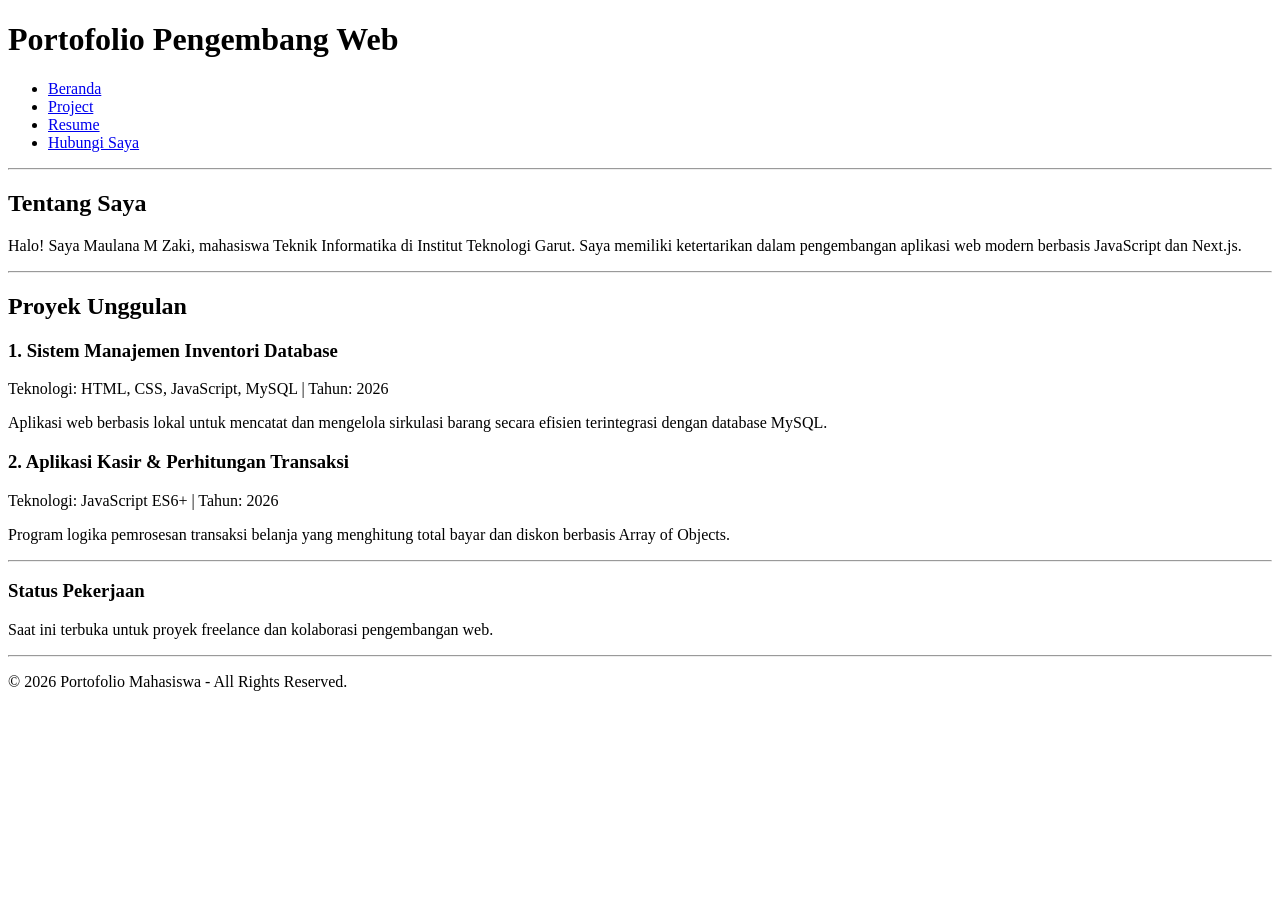
<file: index.html>
<!DOCTYPE html>
<html lang="id">
<head>
    <meta charset="UTF-8">
    <meta name="viewport" content="width=device-width, initial-scale=1.0">
    <title>Modul 2 - Web Portofolio Mahasiswa</title>
</head>

<body>
    <header>
        <h1>Portofolio Pengembang Web</h1>

        <nav>
            <ul>
                <li><a href="index.html">Beranda</a></li>
                <li><a href="project.html">Project</a></li>
                <li><a href="resume.html">Resume</a></li>
                <li><a href="kontak.html">Hubungi Saya</a></li>
            </ul>
        </nav>
        
    </header>

    <hr>

    <main>
        <section id="tentang">
            <h2>Tentang Saya</h2>
            <p>
                Halo! Saya Maulana M Zaki, mahasiswa Teknik Informatika di
                Institut Teknologi Garut. Saya memiliki ketertarikan dalam
                pengembangan aplikasi web modern berbasis JavaScript dan Next.js.
            </p>
        </section>

        <hr>

        <section id="proyek">
            <h2>Proyek Unggulan</h2>

            <article>
                <header>
                    <h3>1. Sistem Manajemen Inventori Database</h3>
                    <p>
                        Teknologi: HTML, CSS, JavaScript, MySQL |
                        Tahun: <time datetime="2026">2026</time>
                    </p>
                </header>

                <p>
                    Aplikasi web berbasis lokal untuk mencatat dan
                    mengelola sirkulasi barang secara efisien terintegrasi
                    dengan database MySQL.
                </p>
            </article>

            <article>
                <header>
                    <h3>2. Aplikasi Kasir & Perhitungan Transaksi</h3>
                    <p>
                        Teknologi: JavaScript ES6+ |
                        Tahun: <time datetime="2026">2026</time>
                    </p>
                </header>

                <p>
                    Program logika pemrosesan transaksi belanja yang
                    menghitung total bayar dan diskon berbasis Array of Objects.
                </p>
            </article>
        </section>

        <hr>
    </main>

    <aside>
        <h3>Status Pekerjaan</h3>
        <p>
            Saat ini terbuka untuk proyek freelance dan kolaborasi
            pengembangan web.
        </p>
    </aside>

    <hr>

    <footer>
        <p>&copy; 2026 Portofolio Mahasiswa - All Rights Reserved.</p>
    </footer>
</body>
</html>
</file>
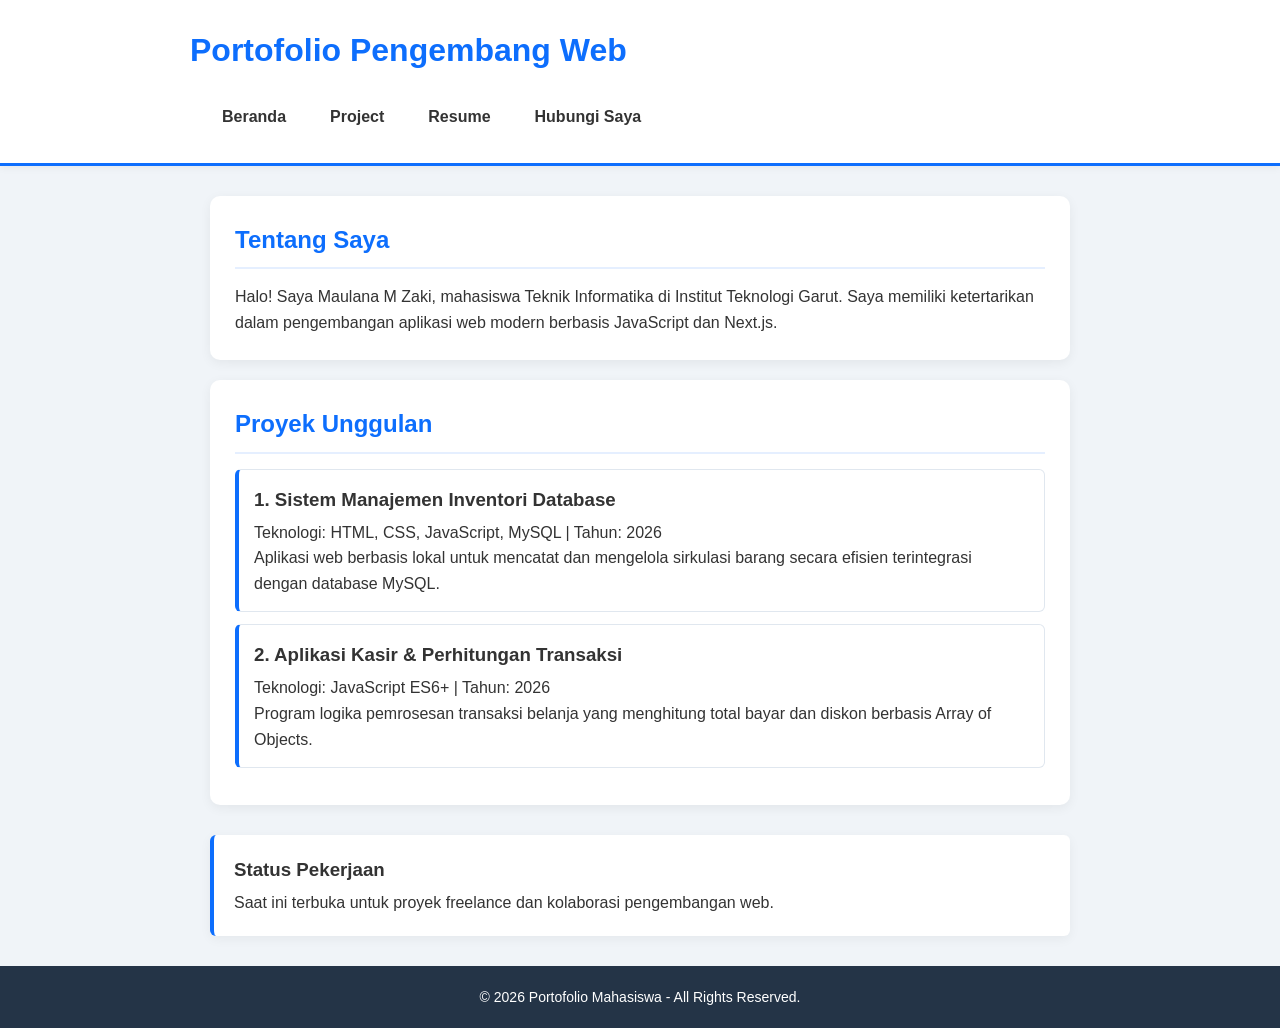
<file: Pertemuan 3/index.html>
<!DOCTYPE html>
<html lang="id">
<head>
    <meta charset="UTF-8">
    <meta name="viewport" content="width=device-width, initial-scale=1.0">
    <title>Modul 2 - Web Portofolio Mahasiswa</title>
    <link rel="stylesheet" href="style.css">
</head>

<body>
    <header>
        <h1>Portofolio Pengembang Web</h1>

        <nav>
            <ul>
                <li><a href="index.html">Beranda</a></li>
                <li><a href="project.html">Project</a></li>
                <li><a href="resume.html">Resume</a></li>
                <li><a href="kontak.html">Hubungi Saya</a></li>
            </ul>
        </nav>
        
    </header>

    <hr>

    <main>
        <section id="tentang">
            <h2>Tentang Saya</h2>
            <p>
                Halo! Saya Maulana M Zaki, mahasiswa Teknik Informatika di
                Institut Teknologi Garut. Saya memiliki ketertarikan dalam
                pengembangan aplikasi web modern berbasis JavaScript dan Next.js.
            </p>
        </section>

        <hr>

        <section id="proyek">
            <h2>Proyek Unggulan</h2>

            <article>
                <header>
                    <h3>1. Sistem Manajemen Inventori Database</h3>
                    <p>
                        Teknologi: HTML, CSS, JavaScript, MySQL |
                        Tahun: <time datetime="2026">2026</time>
                    </p>
                </header>

                <p>
                    Aplikasi web berbasis lokal untuk mencatat dan
                    mengelola sirkulasi barang secara efisien terintegrasi
                    dengan database MySQL.
                </p>
            </article>

            <article>
                <header>
                    <h3>2. Aplikasi Kasir & Perhitungan Transaksi</h3>
                    <p>
                        Teknologi: JavaScript ES6+ |
                        Tahun: <time datetime="2026">2026</time>
                    </p>
                </header>

                <p>
                    Program logika pemrosesan transaksi belanja yang
                    menghitung total bayar dan diskon berbasis Array of Objects.
                </p>
            </article>
        </section>

        <hr>
    </main>

    <aside>
        <h3>Status Pekerjaan</h3>
        <p>
            Saat ini terbuka untuk proyek freelance dan kolaborasi
            pengembangan web.
        </p>
    </aside>

    <hr>

    <footer>
        <p>&copy; 2026 Portofolio Mahasiswa - All Rights Reserved.</p>
    </footer>
</body>
</html>
</file>
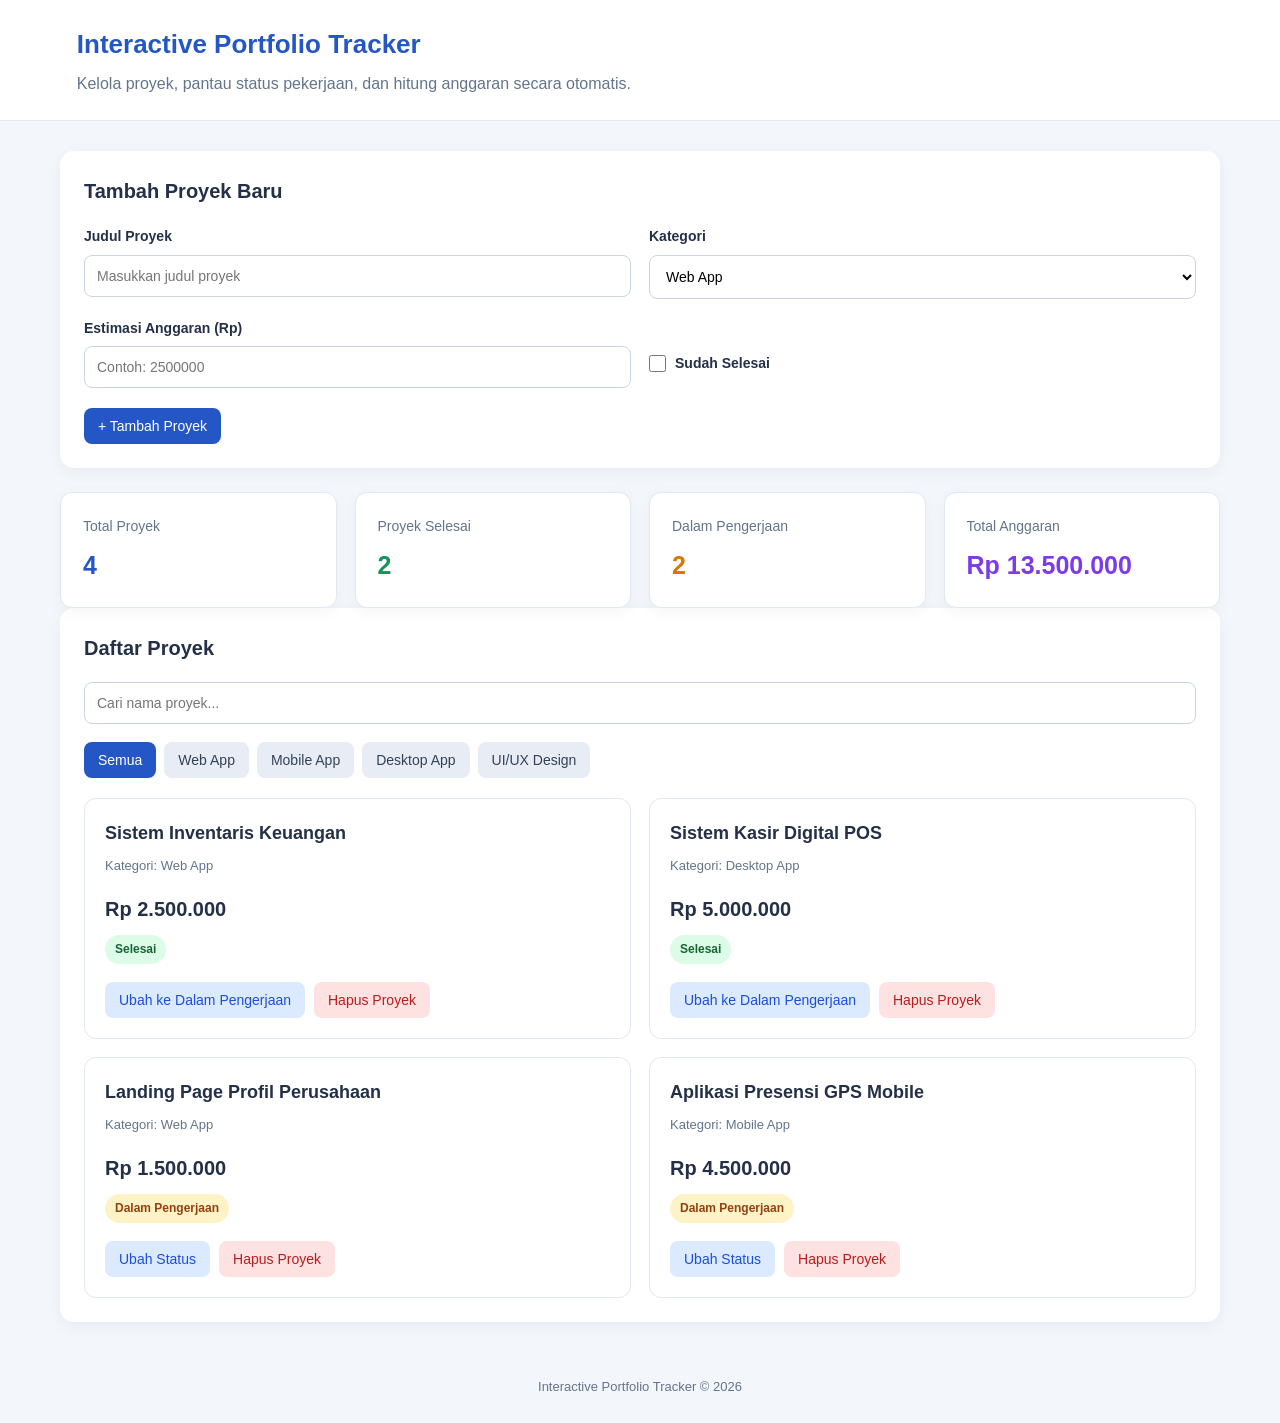
<file: pertemuan_4/index.html>
<!DOCTYPE html>
<html lang="id">
<head>
    <meta charset="UTF-8">
    <meta name="viewport" content="width=device-width, initial-scale=1.0">
    <title>Interactive Portfolio Tracker</title>

    <style>
        * {
            margin: 0;
            padding: 0;
            box-sizing: border-box;
        }

        body {
            font-family: Arial, sans-serif;
            background: #f3f6fb;
            color: #243047;
            line-height: 1.6;
        }

        header {
            background: #ffffff;
            padding: 24px 6%;
            border-bottom: 1px solid #e2e8f0;
        }

        header h1 {
            color: #2457c5;
            font-size: 26px;
        }

        header p {
            color: #64748b;
            margin-top: 5px;
        }

        main {
            max-width: 1200px;
            margin: 30px auto;
            padding: 0 20px;
        }

        .section {
            background: #ffffff;
            padding: 24px;
            border-radius: 14px;
            margin-bottom: 24px;
            box-shadow: 0 4px 16px rgba(15, 23, 42, 0.05);
        }

        .section h2 {
            font-size: 20px;
            margin-bottom: 18px;
        }

        .form-grid {
            display: grid;
            grid-template-columns: repeat(2, minmax(0, 1fr));
            gap: 18px;
        }

        .form-group {
            display: flex;
            flex-direction: column;
            gap: 7px;
        }

        label {
            font-weight: 600;
            font-size: 14px;
        }

        input:not([type="checkbox"]),
        select {
            width: 100%;
            padding: 12px;
            border: 1px solid #cbd5e1;
            border-radius: 8px;
            font-size: 14px;
            background: #fff;
        }

        input:focus,
        select:focus {
            outline: 2px solid #bfdbfe;
            border-color: #2563eb;
        }

        .checkbox-group {
            display: flex;
            align-items: center;
            gap: 9px;
            margin-top: 22px;
        }

        .checkbox-group input {
            width: 17px;
            height: 17px;
        }

        button {
            border: none;
            border-radius: 8px;
            padding: 10px 14px;
            font-size: 14px;
            cursor: pointer;
            transition: 0.2s;
        }

        button:hover {
            opacity: 0.85;
        }

        .btn-primary {
            background: #2457c5;
            color: white;
            margin-top: 20px;
        }

        .stats-grid {
            display: grid;
            grid-template-columns: repeat(4, minmax(0, 1fr));
            gap: 18px;
        }

        .stat-card {
            background: #ffffff;
            padding: 22px;
            border-radius: 12px;
            border: 1px solid #e2e8f0;
            box-shadow: 0 4px 16px rgba(15, 23, 42, 0.04);
        }

        .stat-card p {
            color: #64748b;
            font-size: 14px;
        }

        .stat-card h3 {
            font-size: 25px;
            margin-top: 8px;
            overflow-wrap: anywhere;
        }

        .stat-card.blue h3 { color: #2457c5; }
        .stat-card.green h3 { color: #15945a; }
        .stat-card.orange h3 { color: #d97706; }
        .stat-card.purple h3 { color: #7c3aed; }

        .toolbar {
            display: flex;
            gap: 12px;
            margin-bottom: 18px;
            flex-wrap: wrap;
        }

        .search-box {
            flex: 1;
            min-width: 220px;
        }

        .filter-buttons {
            display: flex;
            flex-wrap: wrap;
            gap: 8px;
            margin-bottom: 20px;
        }

        .filter-btn {
            background: #e8edf5;
            color: #334155;
        }

        .filter-btn.active {
            background: #2457c5;
            color: #ffffff;
        }

        .project-list {
            display: grid;
            grid-template-columns: repeat(2, minmax(0, 1fr));
            gap: 18px;
        }

        .project-card {
            border: 1px solid #e2e8f0;
            border-radius: 12px;
            padding: 20px;
            background: #ffffff;
        }

        .project-card h3 {
            font-size: 18px;
            overflow-wrap: anywhere;
            margin-bottom: 8px;
        }

        .project-category {
            color: #64748b;
            font-size: 13px;
        }

        .project-budget {
            font-size: 20px;
            font-weight: bold;
            margin: 16px 0 10px;
        }

        .status {
            display: inline-block;
            padding: 5px 10px;
            border-radius: 20px;
            font-size: 12px;
            font-weight: bold;
        }

        .status.done {
            color: #166534;
            background: #dcfce7;
        }

        .status.pending {
            color: #92400e;
            background: #fef3c7;
        }

        .card-actions {
            display: flex;
            gap: 9px;
            margin-top: 18px;
            flex-wrap: wrap;
        }

        .btn-status {
            background: #dbeafe;
            color: #1d4ed8;
        }

        .btn-delete {
            background: #fee2e2;
            color: #b91c1c;
        }

        .empty-state {
            grid-column: 1 / -1;
            text-align: center;
            color: #64748b;
            padding: 35px 10px;
            border: 1px dashed #cbd5e1;
            border-radius: 10px;
        }

        footer {
            text-align: center;
            padding: 25px;
            color: #64748b;
            font-size: 13px;
        }

        @media (max-width: 850px) {
            .stats-grid {
                grid-template-columns: repeat(2, minmax(0, 1fr));
            }

            .project-list {
                grid-template-columns: 1fr;
            }
        }

        @media (max-width: 550px) {
            header {
                padding: 20px;
            }

            header h1 {
                font-size: 22px;
            }

            main {
                padding: 0 12px;
                margin: 18px auto;
            }

            .section {
                padding: 17px;
            }

            .form-grid {
                grid-template-columns: 1fr;
            }

            .stats-grid {
                gap: 10px;
            }

            .stat-card {
                padding: 15px;
            }

            .stat-card h3 {
                font-size: 20px;
            }
        }
    </style>
</head>
<body>

    <header>
        <h1>Interactive Portfolio Tracker</h1>
        <p>Kelola proyek, pantau status pekerjaan, dan hitung anggaran secara otomatis.</p>
    </header>

    <main>
        <section class="section">
            <h2>Tambah Proyek Baru</h2>

            <form id="project-form">
                <div class="form-grid">
                    <div class="form-group">
                        <label for="project-title">Judul Proyek</label>
                        <input
                            type="text"
                            id="project-title"
                            placeholder="Masukkan judul proyek"
                            required
                        >
                    </div>

                    <div class="form-group">
                        <label for="project-category">Kategori</label>
                        <select id="project-category" required>
                            <option value="Web App">Web App</option>
                            <option value="Mobile App">Mobile App</option>
                            <option value="Desktop App">Desktop App</option>
                            <option value="UI/UX Design">UI/UX Design</option>
                        </select>
                    </div>

                    <div class="form-group">
                        <label for="project-budget">Estimasi Anggaran (Rp)</label>
                        <input
                            type="number"
                            id="project-budget"
                            placeholder="Contoh: 2500000"
                            min="1"
                            step="any"
                            required
                        >
                    </div>

                    <div class="checkbox-group">
                        <input type="checkbox" id="project-completed">
                        <label for="project-completed">Sudah Selesai</label>
                    </div>
                </div>

                <button type="submit" class="btn-primary">
                    + Tambah Proyek
                </button>
            </form>
        </section>

        <section class="stats-grid" aria-label="Ringkasan finansial">
            <div class="stat-card blue">
                <p>Total Proyek</p>
                <h3 id="total-projects">0</h3>
            </div>

            <div class="stat-card green">
                <p>Proyek Selesai</p>
                <h3 id="completed-projects">0</h3>
            </div>

            <div class="stat-card orange">
                <p>Dalam Pengerjaan</p>
                <h3 id="ongoing-projects">0</h3>
            </div>

            <div class="stat-card purple">
                <p>Total Anggaran</p>
                <h3 id="total-budget">Rp0</h3>
            </div>
        </section>

        <section class="section">
            <h2>Daftar Proyek</h2>

            <div class="toolbar">
                <input
                    type="search"
                    id="search-input"
                    class="search-box"
                    placeholder="Cari nama proyek..."
                    aria-label="Cari nama proyek"
                >
            </div>

            <div class="filter-buttons">
                <button type="button" class="filter-btn active" data-category="Semua">Semua</button>
                <button type="button" class="filter-btn" data-category="Web App">Web App</button>
                <button type="button" class="filter-btn" data-category="Mobile App">Mobile App</button>
                <button type="button" class="filter-btn" data-category="Desktop App">Desktop App</button>
                <button type="button" class="filter-btn" data-category="UI/UX Design">UI/UX Design</button>
            </div>

            <div id="project-list" class="project-list"></div>
        </section>
    </main>

    <footer>
        Interactive Portfolio Tracker &copy; 2026
    </footer>

    <script src="main.js"></script>
</body>
</html>
</file>
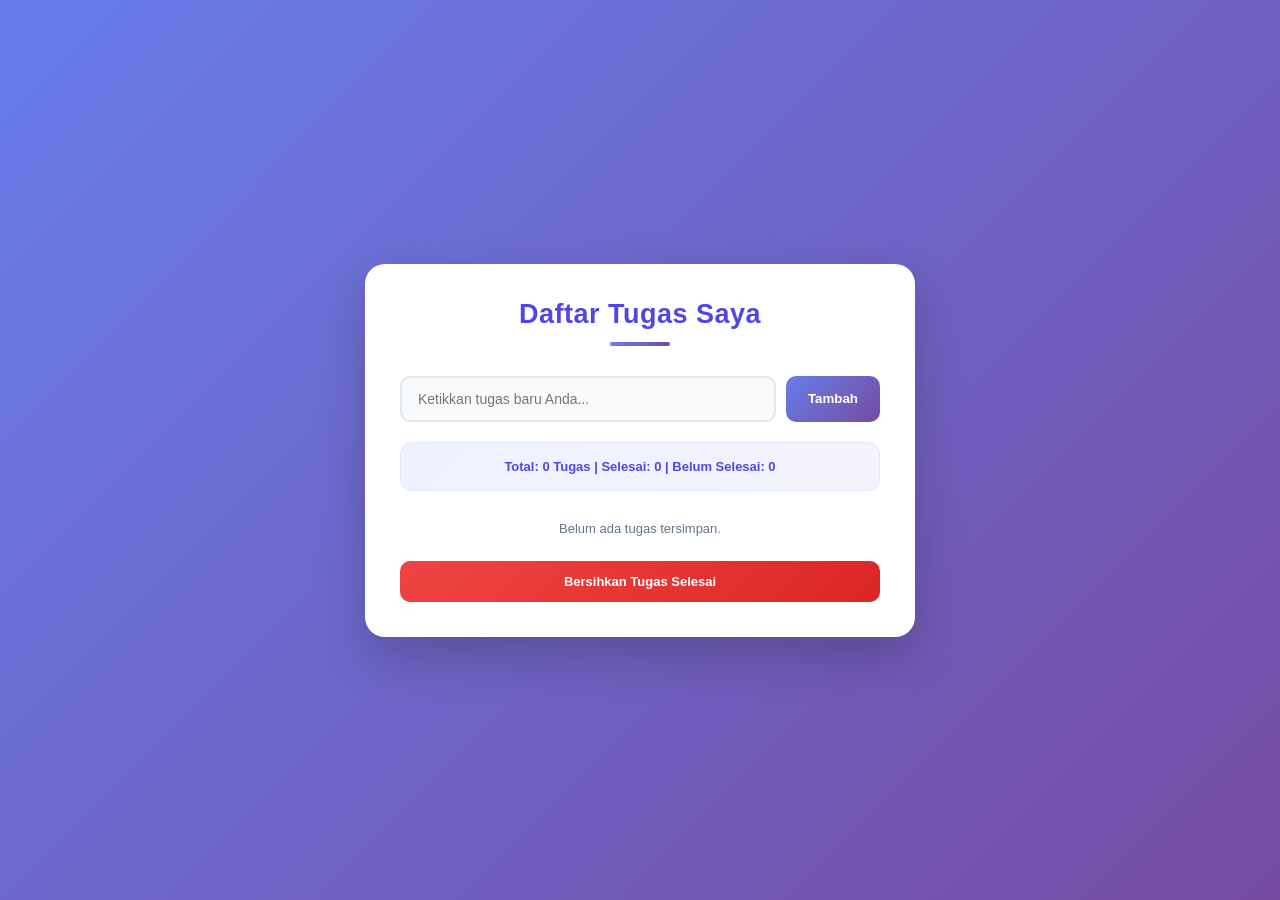
<file: Pertemuan_5/index.html>
<!DOCTYPE html>
<html lang="id">
<head>
    <meta charset="UTF-8">
    <meta name="viewport" content="width=device-width, initial-scale=1.0">
    <title>Aplikasi To-Do List - Modul 5</title>
    <link rel="stylesheet" href="style.css">
</head>
<body>
    <div class="todo-app">
        <h2>Daftar Tugas Saya</h2>

        <form id="todoForm" novalidate>
            <div class="input-section">
                <input type="text" id="taskInput" placeholder="Ketikkan tugas baru Anda...">
                <button type="submit" class="add-btn">Tambah</button>
            </div>

            <div class="error-message" id="inputError">
                Tugas tidak boleh kosong atau kurang dari 3 karakter!
            </div>
        </form>

        <div class="task-counter" id="taskCounter">
            Total: 0 Tugas | Selesai: 0 | Belum Selesai: 0
        </div>

        <ul class="todo-list" id="todoList"></ul>

        <button type="button" class="clear-btn" id="clearCompleted">
            Bersihkan Tugas Selesai
        </button>
    </div>

    <script src="script.js"></script>
</body>
</html>
</file>
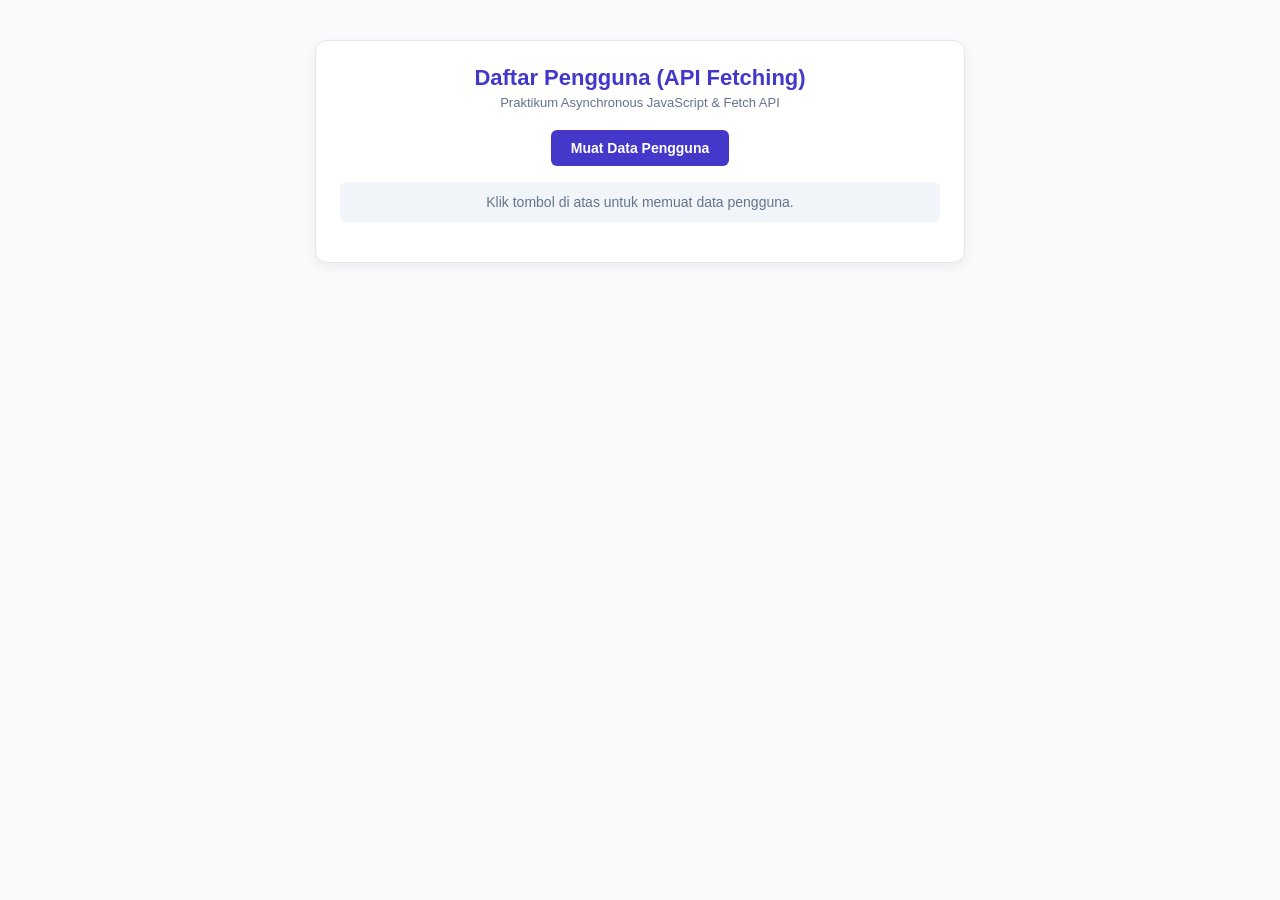
<file: Pertemuan_6/index.html>
<!DOCTYPE html>
<html lang="id">
<head>
    <meta charset="UTF-8">
    <meta name="viewport" content="width=device-width, initial-scale=1.0">
    <title>Modul 6 - User Directory App</title>
    <link rel="stylesheet" href="style.css">
</head>
<body>
    <div class="container">
        <h2>Daftar Pengguna (API Fetching)</h2>
        <p class="subtitle">Praktikum Asynchronous JavaScript & Fetch API</p>

        <!-- Tombol Aksi -->
        <div class="actions-bar">
            <button id="btnFetch" class="btn-primary">
                Muat Data Pengguna
            </button>
        </div>

        <!-- Indikator Status -->
        <div id="statusMessage" class="status-msg">
            Klik tombol di atas untuk memuat data pengguna.
        </div>

        <!-- Kontainer Kartu Pengguna -->
        <div id="userList" class="user-grid"></div>
    </div>

    <script src="script.js"></script>
</body>
</html>
</file>
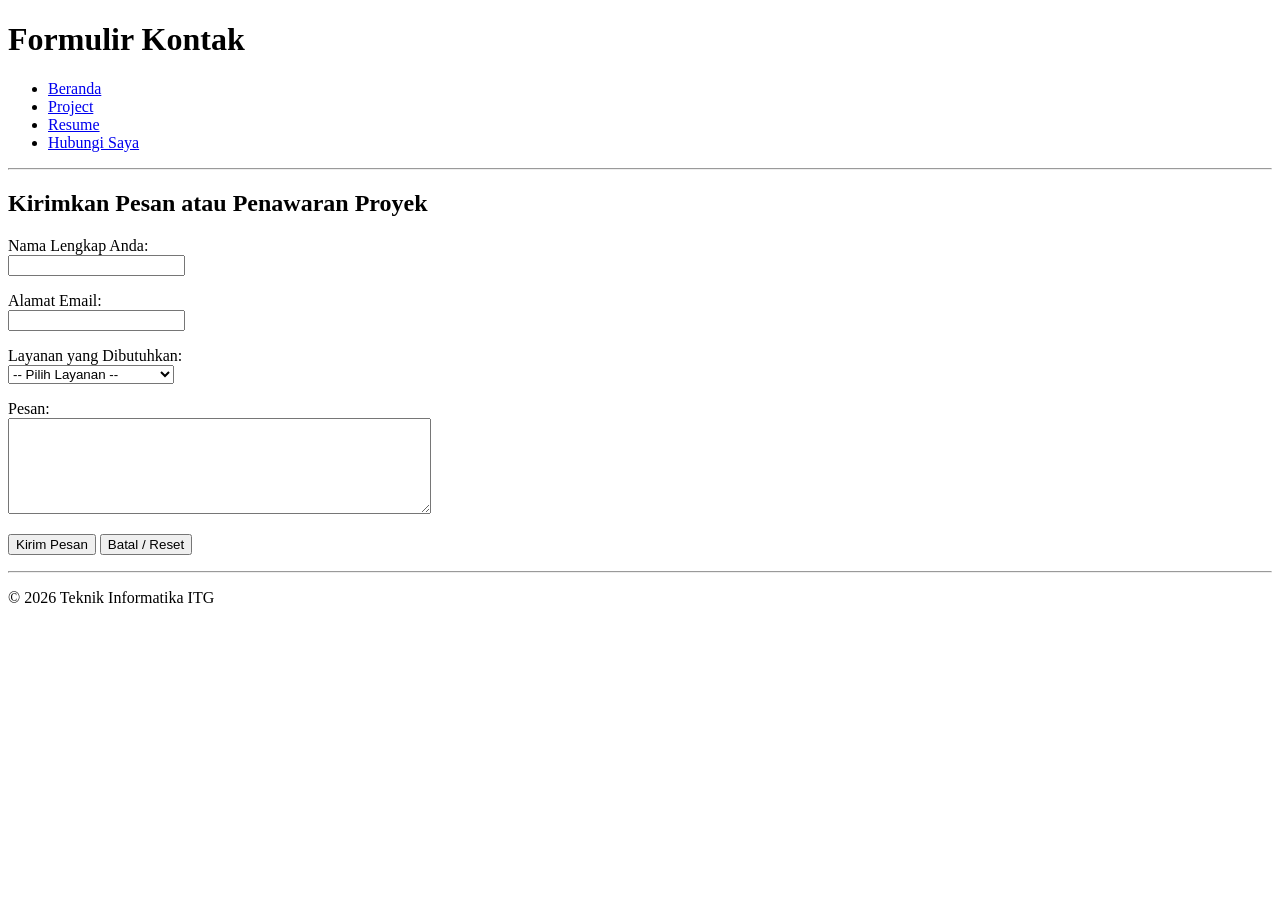
<file: kontak.html>
<!DOCTYPE html>
<html lang="id">
<head>
    <meta charset="UTF-8">
    <meta name="viewport" content="width=device-width, initial-scale=1.0">
    <title>Modul 2 - Form Kontak</title>
</head>

<body>
    <header>
        <h1>Formulir Kontak</h1>
        <nav>
            <ul>
                <li><a href="index.html">Beranda</a></li>
                <li><a href="project.html">Project</a></li>
                <li><a href="resume.html">Resume</a></li>
                <li><a href="kontak.html">Hubungi Saya</a></li>
            </ul>
        </nav>
    </header>

    <hr>

    <main>
        <section>
            <h2>Kirimkan Pesan atau Penawaran Proyek</h2>

            <form>
                <p>
                    <label for="nama_pengirim">
                        Nama Lengkap Anda:
                    </label><br>

                    <input
                        type="text"
                        id="nama_pengirim"
                        name="nama_pengirim"
                    >
                </p>

                <p>
                    <label for="email_pengirim">
                        Alamat Email:
                    </label><br>

                    <input
                        type="email"
                        id="email_pengirim"
                        name="email_pengirim"
                    >
                </p>

                <p>
                    <label for="jenis_layanan">
                        Layanan yang Dibutuhkan:
                    </label><br>

                    <select id="jenis_layanan" name="jenis_layanan">
                        <option value="">-- Pilih Layanan --</option>
                        <option value="web">Pembuatan Web</option>
                        <option value="app">Pengembangan Aplikasi</option>
                        <option value="other">Lain-lain</option>
                    </select>
                </p>

                <p>
                    <label for="pesan">Pesan:</label><br>

                    <textarea
                        id="pesan"
                        name="pesan"
                        rows="6"
                        cols="50"
                    ></textarea>
                </p>

                <p>
                    <button type="submit">Kirim Pesan</button>
                    <button type="reset">Batal / Reset</button>
                </p>
            </form>
        </section>
    </main>

    <hr>

    <footer>
        <p>&copy; 2026 Teknik Informatika ITG</p>
    </footer>
</body>
</html>
</file>
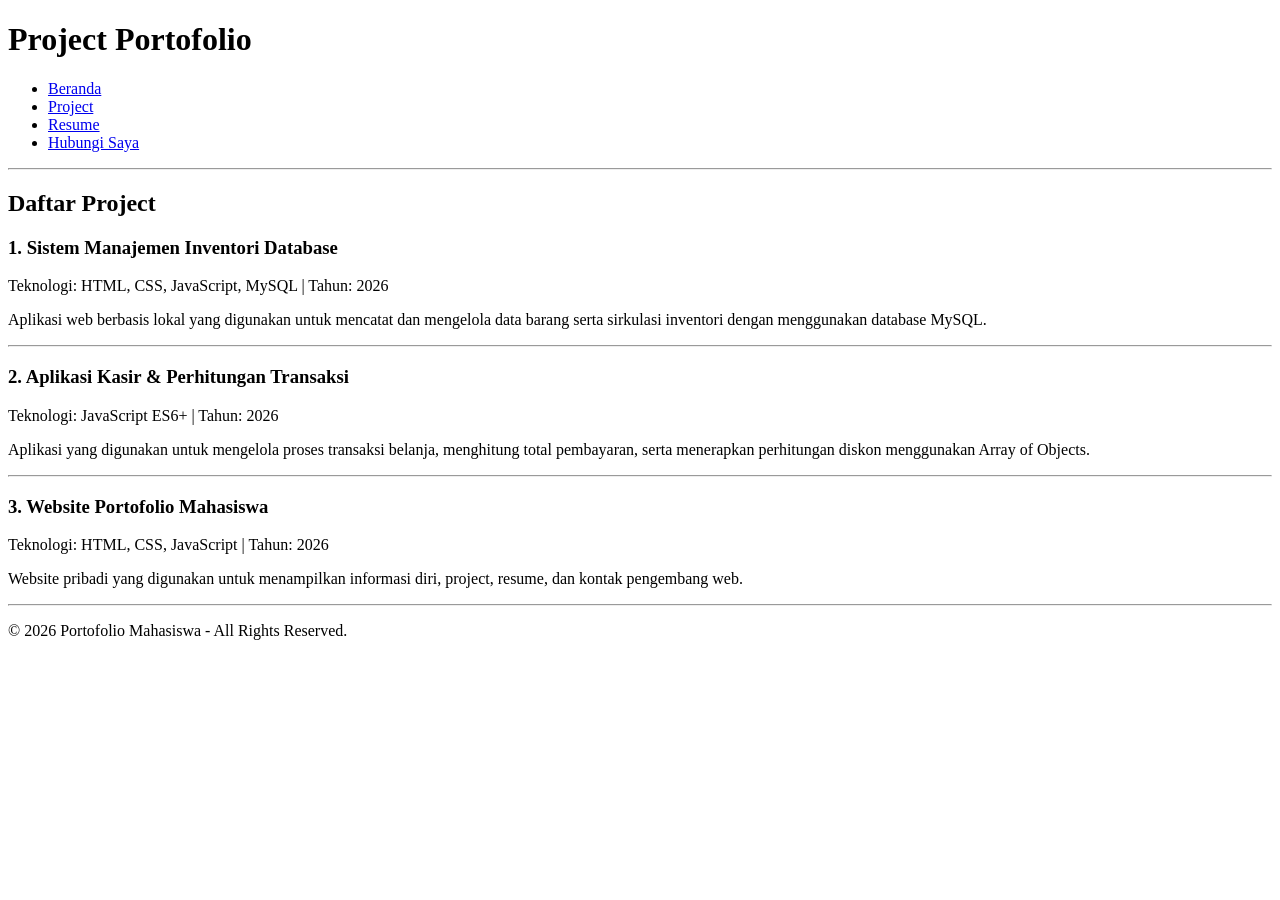
<file: project.html>
<!DOCTYPE html>
<html lang="id">
<head>
    <meta charset="UTF-8">
    <meta name="viewport" content="width=device-width, initial-scale=1.0">
    <title>Modul 2 - Project Portofolio</title>
</head>

<body>
    <header>
        <h1>Project Portofolio</h1>

        <nav>
            <ul>
                <li><a href="index.html">Beranda</a></li>
                <li><a href="project.html">Project</a></li>
                <li><a href="resume.html">Resume</a></li>
                <li><a href="kontak.html">Hubungi Saya</a></li>
            </ul>
        </nav>
    </header>

    <hr>

    <main>
        <section>
            <h2>Daftar Project</h2>

            <article>
                <header>
                    <h3>1. Sistem Manajemen Inventori Database</h3>
                    <p>
                        Teknologi: HTML, CSS, JavaScript, MySQL |
                        Tahun: <time datetime="2026">2026</time>
                    </p>
                </header>

                <p>
                    Aplikasi web berbasis lokal yang digunakan untuk
                    mencatat dan mengelola data barang serta sirkulasi
                    inventori dengan menggunakan database MySQL.
                </p>
            </article>

            <hr>

            <article>
                <header>
                    <h3>2. Aplikasi Kasir & Perhitungan Transaksi</h3>
                    <p>
                        Teknologi: JavaScript ES6+ |
                        Tahun: <time datetime="2026">2026</time>
                    </p>
                </header>

                <p>
                    Aplikasi yang digunakan untuk mengelola proses
                    transaksi belanja, menghitung total pembayaran,
                    serta menerapkan perhitungan diskon menggunakan
                    Array of Objects.
                </p>
            </article>

            <hr>

            <article>
                <header>
                    <h3>3. Website Portofolio Mahasiswa</h3>
                    <p>
                        Teknologi: HTML, CSS, JavaScript |
                        Tahun: <time datetime="2026">2026</time>
                    </p>
                </header>

                <p>
                    Website pribadi yang digunakan untuk menampilkan
                    informasi diri, project, resume, dan kontak
                    pengembang web.
                </p>
            </article>
        </section>
    </main>

    <hr>

    <footer>
        <p>&copy; 2026 Portofolio Mahasiswa - All Rights Reserved.</p>
    </footer>
</body>
</html>
</file>
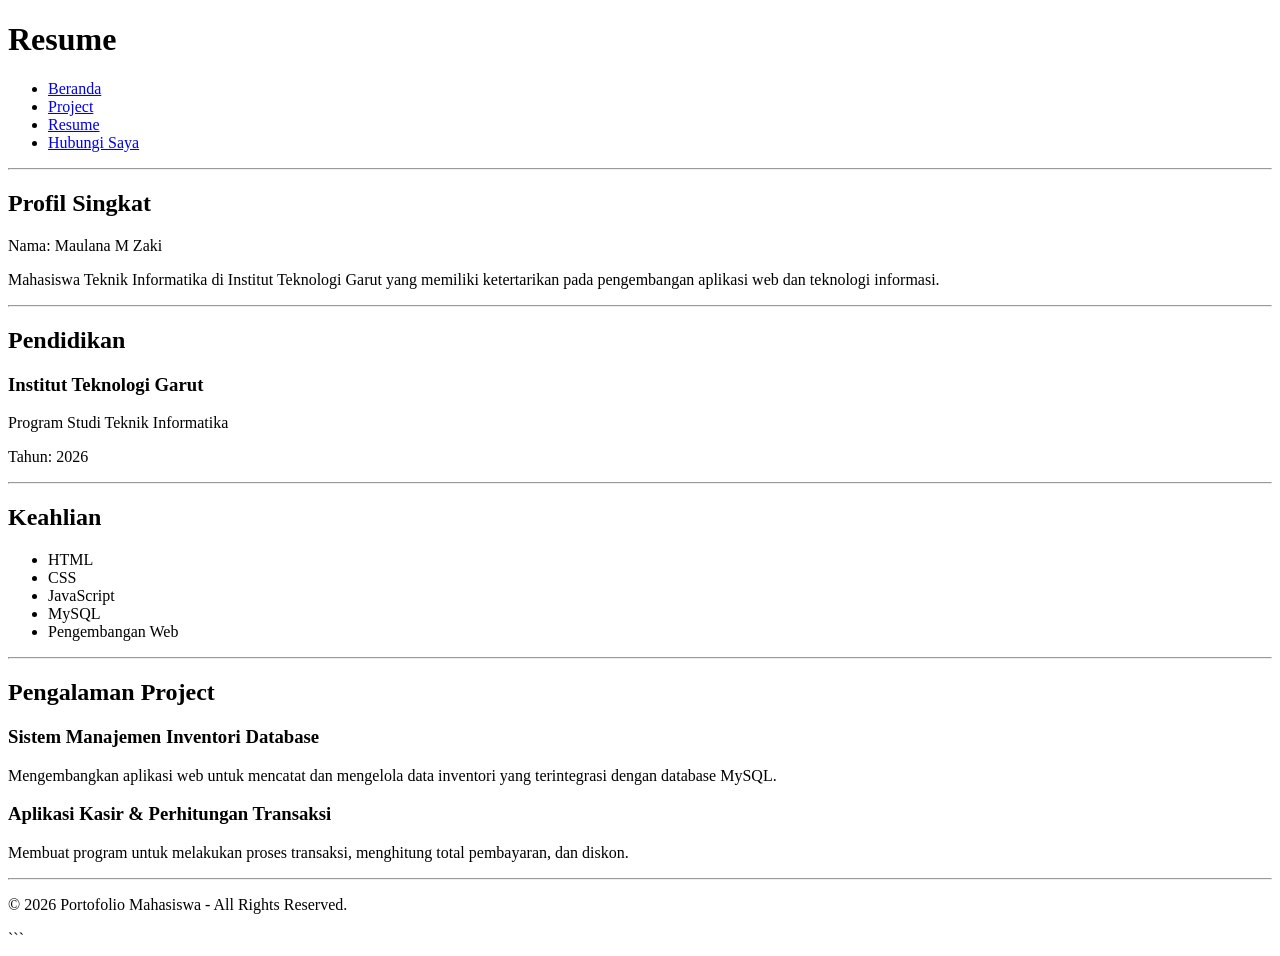
<file: resume.html>
<!DOCTYPE html>
<html lang="id">
<head>
    <meta charset="UTF-8">
    <meta name="viewport" content="width=device-width, initial-scale=1.0">
    <title>Modul 2 - Resume</title>
</head>

<body>
    <header>
        <h1>Resume</h1>

        <nav>
            <ul>
                <li><a href="index.html">Beranda</a></li>
                <li><a href="project.html">Project</a></li>
                <li><a href="resume.html">Resume</a></li>
                <li><a href="kontak.html">Hubungi Saya</a></li>
            </ul>
        </nav>
    </header>

    <hr>

    <main>
        <section>
            <h2>Profil Singkat</h2>

            <p>
                Nama: Maulana M Zaki
            </p>

            <p>
                Mahasiswa Teknik Informatika di Institut Teknologi Garut
                yang memiliki ketertarikan pada pengembangan aplikasi web
                dan teknologi informasi.
            </p>
        </section>

        <hr>

        <section>
            <h2>Pendidikan</h2>

            <article>
                <h3>Institut Teknologi Garut</h3>
                <p>
                    Program Studi Teknik Informatika
                </p>
                <p>
                    Tahun: 2026
                </p>
            </article>
        </section>

        <hr>

        <section>
            <h2>Keahlian</h2>

            <ul>
                <li>HTML</li>
                <li>CSS</li>
                <li>JavaScript</li>
                <li>MySQL</li>
                <li>Pengembangan Web</li>
            </ul>
        </section>

        <hr>

        <section>
            <h2>Pengalaman Project</h2>

            <article>
                <h3>Sistem Manajemen Inventori Database</h3>
                <p>
                    Mengembangkan aplikasi web untuk mencatat dan
                    mengelola data inventori yang terintegrasi dengan
                    database MySQL.
                </p>
            </article>

            <article>
                <h3>Aplikasi Kasir & Perhitungan Transaksi</h3>
                <p>
                    Membuat program untuk melakukan proses transaksi,
                    menghitung total pembayaran, dan diskon.
                </p>
            </article>
        </section>
    </main>

    <hr>

    <footer>
        <p>&copy; 2026 Portofolio Mahasiswa - All Rights Reserved.</p>
    </footer>
</body>
</html>
```
</file>
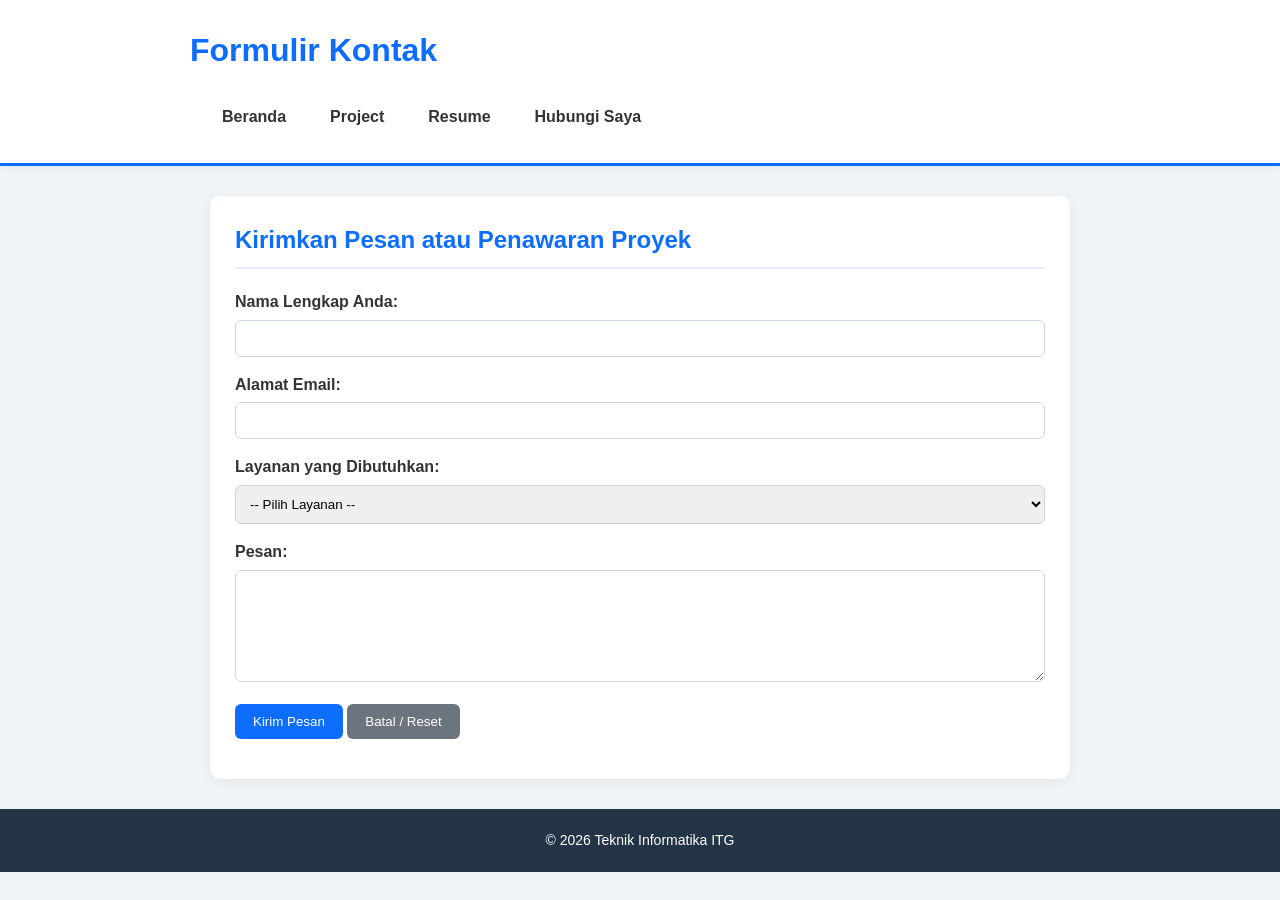
<file: Pertemuan 3/kontak.html>
<!DOCTYPE html>
<html lang="id">
<head>
    <meta charset="UTF-8">
    <meta name="viewport" content="width=device-width, initial-scale=1.0">
    <title>Modul 2 - Form Kontak</title>
    <link rel="stylesheet" href="style.css">
</head>

<body>
    <header>
        <h1>Formulir Kontak</h1>
        <nav>
            <ul>
                <li><a href="index.html">Beranda</a></li>
                <li><a href="project.html">Project</a></li>
                <li><a href="resume.html">Resume</a></li>
                <li><a href="kontak.html">Hubungi Saya</a></li>
            </ul>
        </nav>
    </header>

    <hr>

    <main>
        <section>
            <h2>Kirimkan Pesan atau Penawaran Proyek</h2>

            <form>
                <p>
                    <label for="nama_pengirim">
                        Nama Lengkap Anda:
                    </label><br>

                    <input
                        type="text"
                        id="nama_pengirim"
                        name="nama_pengirim"
                    >
                </p>

                <p>
                    <label for="email_pengirim">
                        Alamat Email:
                    </label><br>

                    <input
                        type="email"
                        id="email_pengirim"
                        name="email_pengirim"
                    >
                </p>

                <p>
                    <label for="jenis_layanan">
                        Layanan yang Dibutuhkan:
                    </label><br>

                    <select id="jenis_layanan" name="jenis_layanan">
                        <option value="">-- Pilih Layanan --</option>
                        <option value="web">Pembuatan Web</option>
                        <option value="app">Pengembangan Aplikasi</option>
                        <option value="other">Lain-lain</option>
                    </select>
                </p>

                <p>
                    <label for="pesan">Pesan:</label><br>

                    <textarea
                        id="pesan"
                        name="pesan"
                        rows="6"
                        cols="50"
                    ></textarea>
                </p>

                <p>
                    <button type="submit">Kirim Pesan</button>
                    <button type="reset">Batal / Reset</button>
                </p>
            </form>
        </section>
    </main>

    <hr>

    <footer>
        <p>&copy; 2026 Teknik Informatika ITG</p>
    </footer>
</body>
</html>
</file>
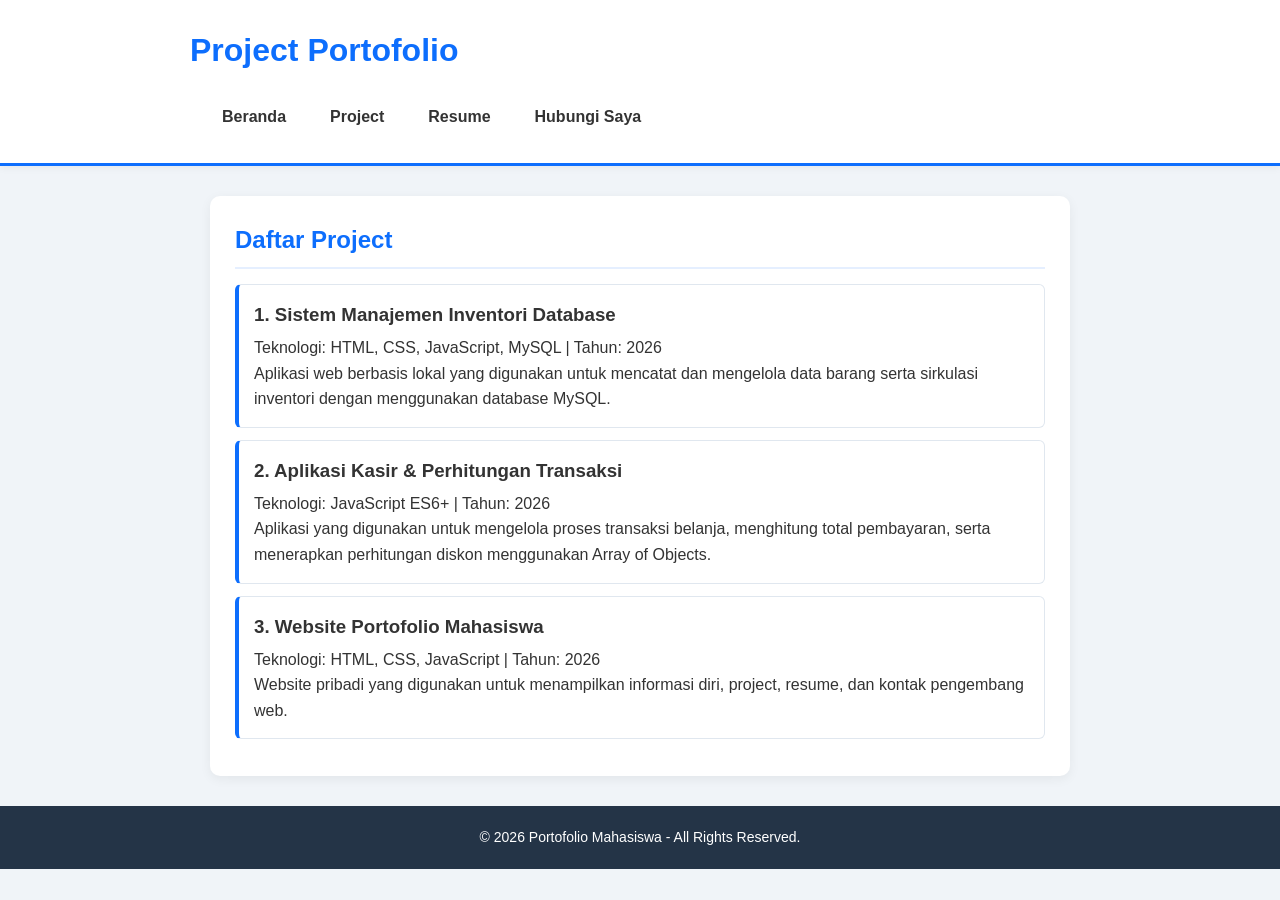
<file: Pertemuan 3/project.html>
<!DOCTYPE html>
<html lang="id">
<head>
    <meta charset="UTF-8">
    <meta name="viewport" content="width=device-width, initial-scale=1.0">
    <title>Modul 2 - Project Portofolio</title>
    <link rel="stylesheet" href="style.css">
</head>

<body>
    <header>
        <h1>Project Portofolio</h1>

        <nav>
            <ul>
                <li><a href="index.html">Beranda</a></li>
                <li><a href="project.html">Project</a></li>
                <li><a href="resume.html">Resume</a></li>
                <li><a href="kontak.html">Hubungi Saya</a></li>
            </ul>
        </nav>
    </header>

    <hr>

    <main>
        <section>
            <h2>Daftar Project</h2>

            <article>
                <header>
                    <h3>1. Sistem Manajemen Inventori Database</h3>
                    <p>
                        Teknologi: HTML, CSS, JavaScript, MySQL |
                        Tahun: <time datetime="2026">2026</time>
                    </p>
                </header>

                <p>
                    Aplikasi web berbasis lokal yang digunakan untuk
                    mencatat dan mengelola data barang serta sirkulasi
                    inventori dengan menggunakan database MySQL.
                </p>
            </article>

            <hr>

            <article>
                <header>
                    <h3>2. Aplikasi Kasir & Perhitungan Transaksi</h3>
                    <p>
                        Teknologi: JavaScript ES6+ |
                        Tahun: <time datetime="2026">2026</time>
                    </p>
                </header>

                <p>
                    Aplikasi yang digunakan untuk mengelola proses
                    transaksi belanja, menghitung total pembayaran,
                    serta menerapkan perhitungan diskon menggunakan
                    Array of Objects.
                </p>
            </article>

            <hr>

            <article>
                <header>
                    <h3>3. Website Portofolio Mahasiswa</h3>
                    <p>
                        Teknologi: HTML, CSS, JavaScript |
                        Tahun: <time datetime="2026">2026</time>
                    </p>
                </header>

                <p>
                    Website pribadi yang digunakan untuk menampilkan
                    informasi diri, project, resume, dan kontak
                    pengembang web.
                </p>
            </article>
        </section>
    </main>

    <hr>

    <footer>
        <p>&copy; 2026 Portofolio Mahasiswa - All Rights Reserved.</p>
    </footer>
</body>
</html>
</file>
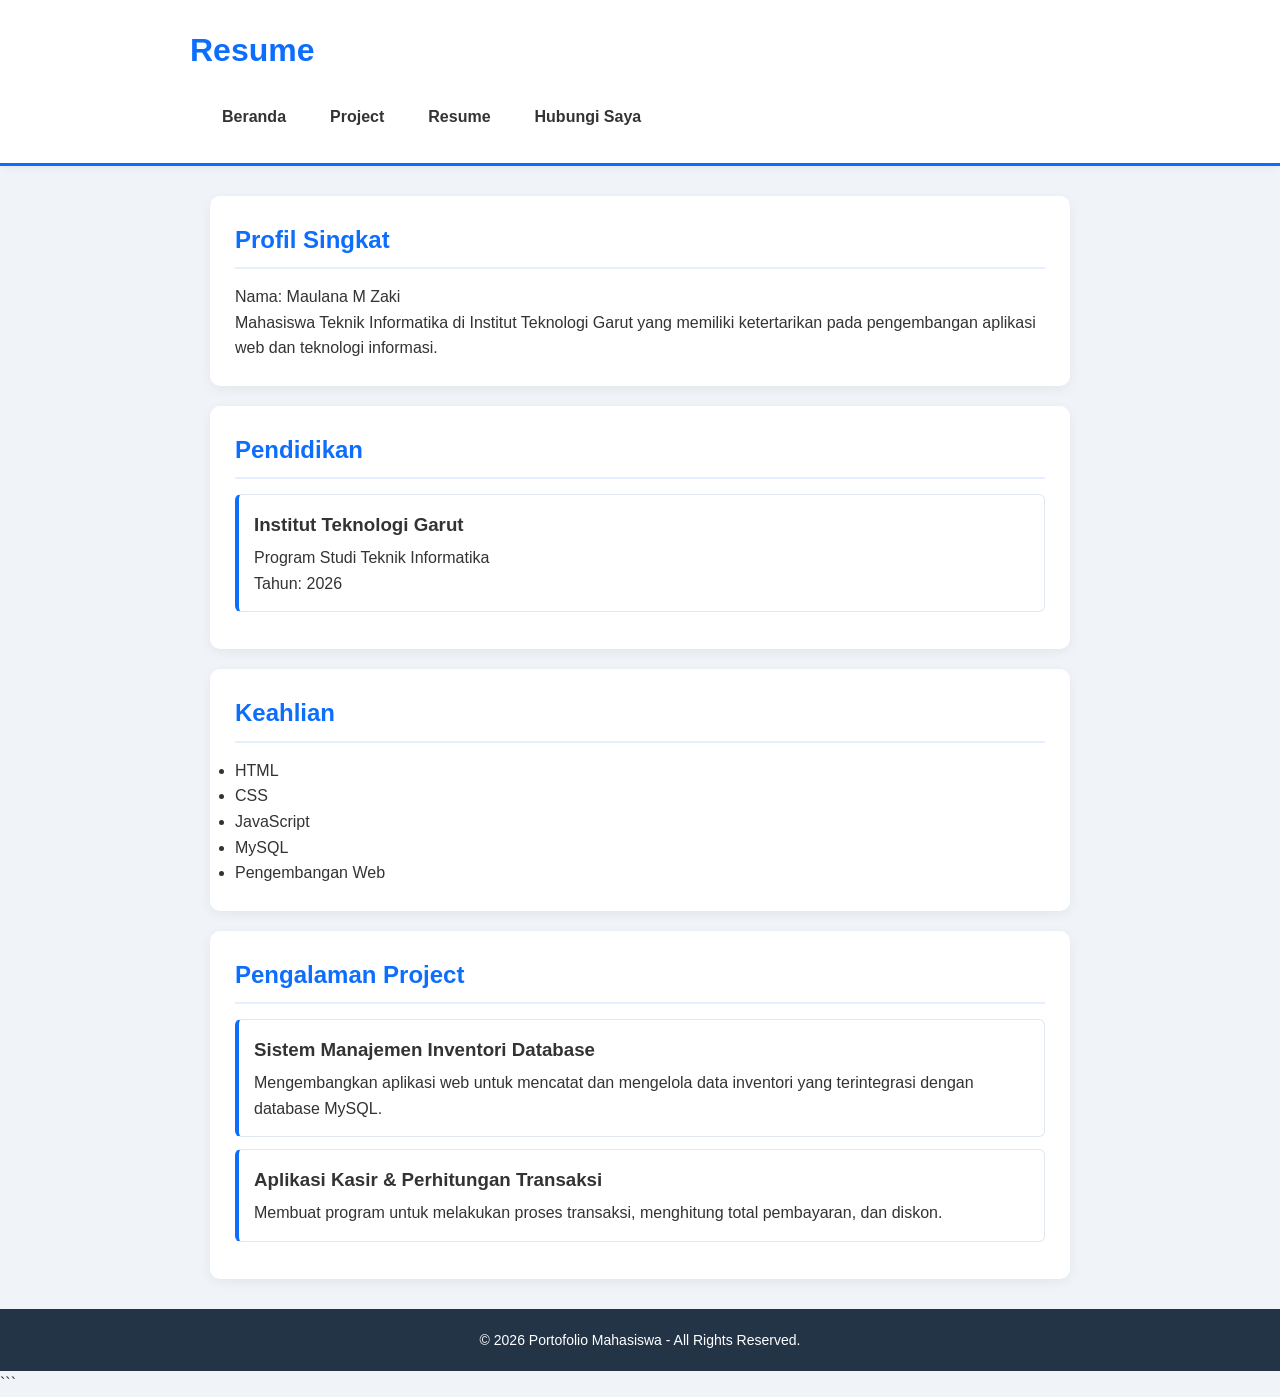
<file: Pertemuan 3/resume.html>
<!DOCTYPE html>
<html lang="id">
<head>
    <meta charset="UTF-8">
    <meta name="viewport" content="width=device-width, initial-scale=1.0">
    <title>Modul 2 - Resume</title>
    <link rel="stylesheet" href="style.css">
</head>

<body>
    <header>
        <h1>Resume</h1>

        <nav>
            <ul>
                <li><a href="index.html">Beranda</a></li>
                <li><a href="project.html">Project</a></li>
                <li><a href="resume.html">Resume</a></li>
                <li><a href="kontak.html">Hubungi Saya</a></li>
            </ul>
        </nav>
    </header>

    <hr>

    <main>
        <section>
            <h2>Profil Singkat</h2>

            <p>
                Nama: Maulana M Zaki
            </p>

            <p>
                Mahasiswa Teknik Informatika di Institut Teknologi Garut
                yang memiliki ketertarikan pada pengembangan aplikasi web
                dan teknologi informasi.
            </p>
        </section>

        <hr>

        <section>
            <h2>Pendidikan</h2>

            <article>
                <h3>Institut Teknologi Garut</h3>
                <p>
                    Program Studi Teknik Informatika
                </p>
                <p>
                    Tahun: 2026
                </p>
            </article>
        </section>

        <hr>

        <section>
            <h2>Keahlian</h2>

            <ul>
                <li>HTML</li>
                <li>CSS</li>
                <li>JavaScript</li>
                <li>MySQL</li>
                <li>Pengembangan Web</li>
            </ul>
        </section>

        <hr>

        <section>
            <h2>Pengalaman Project</h2>

            <article>
                <h3>Sistem Manajemen Inventori Database</h3>
                <p>
                    Mengembangkan aplikasi web untuk mencatat dan
                    mengelola data inventori yang terintegrasi dengan
                    database MySQL.
                </p>
            </article>

            <article>
                <h3>Aplikasi Kasir & Perhitungan Transaksi</h3>
                <p>
                    Membuat program untuk melakukan proses transaksi,
                    menghitung total pembayaran, dan diskon.
                </p>
            </article>
        </section>
    </main>

    <hr>

    <footer>
        <p>&copy; 2026 Portofolio Mahasiswa - All Rights Reserved.</p>
    </footer>
</body>
</html>
```
</file>
<file: Pertemuan 3/style.css>
/* Reset */
* {
    margin: 0;
    padding: 0;
    box-sizing: border-box;
}

/* Body */
body {
    font-family: Arial, sans-serif;
    background-color: #f0f4f8;
    color: #333;
    line-height: 1.6;
}

/* Header */
body > header {
    background-color: #ffffff;
    padding: 25px 20px;
    border-bottom: 3px solid #0d6efd;
    box-shadow: 0 2px 8px rgba(0, 0, 0, 0.05);
}

body > header h1 {
    max-width: 900px;
    margin: auto;
    color: #0d6efd;
}

/* Navigation */
nav {
    max-width: 900px;
    margin: 20px auto 0;
    padding: 0 20px;
}

nav ul {
    display: flex;
    gap: 20px;
    list-style: none;
    flex-wrap: wrap;
}

nav a {
    display: inline-block;
    color: #333;
    text-decoration: none;
    font-weight: bold;
    padding: 8px 12px;
    border-radius: 6px;
    transition: 0.3s;
}

nav a:hover {
    color: white;
    background-color: #0d6efd;
}

/* Main */
main {
    max-width: 900px;
    margin: 30px auto;
    padding: 0 20px;
}

section {
    background-color: white;
    padding: 25px;
    margin-bottom: 20px;
    border-radius: 10px;
    box-shadow: 0 3px 12px rgba(0, 0, 0, 0.06);
}

/* Gambar */
main img {
    display: block;
    max-width: 100%;
    height: auto;
    margin: 15px auto;
    border-radius: 8px;
}

/* Judul */
h2 {
    color: #0d6efd;
    margin-bottom: 15px;
    padding-bottom: 8px;
    border-bottom: 2px solid #e5efff;
}

h3 {
    color: #333;
    margin-bottom: 5px;
}

/* Project */
#project {
    margin-top: 30px;
}

article {
    padding: 15px;
    margin-bottom: 12px;
    border: 1px solid #e0e7ef;
    border-left: 4px solid #0d6efd;
    border-radius: 6px;
    transition: 0.3s;
}

article:hover {
    background-color: #f5f9ff;
    transform: translateY(-2px);
    box-shadow: 0 4px 10px rgba(0, 0, 0, 0.05);
}

article:last-child {
    border-bottom: 1px solid #e0e7ef;
}

/* Form */
form {
    margin-top: 20px;
}

form p {
    margin-bottom: 15px;
}

label {
    display: inline-block;
    margin-bottom: 5px;
    font-weight: bold;
}

input[type="text"],
input[type="email"],
select,
textarea {
    width: 100%;
    padding: 10px;
    border: 1px solid #ccd5e0;
    border-radius: 6px;
    font-family: Arial, sans-serif;
    outline: none;
    transition: 0.3s;
}

input[type="text"]:focus,
input[type="email"]:focus,
select:focus,
textarea:focus {
    border-color: #0d6efd;
    box-shadow: 0 0 0 3px rgba(13, 110, 253, 0.12);
}

textarea {
    resize: vertical;
}

/* Button */
button {
    padding: 10px 18px;
    border: none;
    border-radius: 6px;
    background-color: #0d6efd;
    color: white;
    cursor: pointer;
    transition: 0.3s;
}

button[type="reset"] {
    background-color: #6c757d;
}

button:hover {
    opacity: 0.85;
    transform: translateY(-1px);
}

/* Aside */
aside {
    max-width: 860px;
    margin: 30px auto;
    padding: 20px;
    background-color: white;
    border-left: 4px solid #0d6efd;
    border-radius: 6px;
    box-shadow: 0 3px 12px rgba(0, 0, 0, 0.05);
}

/* Footer */
footer {
    margin-top: 30px;
    padding: 20px;
    text-align: center;
    color: #ffffff;
    background-color: #243447;
    font-size: 14px;
}

/* Garis <hr> */
hr {
    display: none;
}

/* Tampilan HP */
@media (max-width: 700px) {
    body > header {
        padding: 20px;
    }

    nav {
        margin-top: 15px;
    }

    nav ul {
        flex-direction: column;
        gap: 5px;
    }

    nav a {
        display: block;
    }

    main {
        margin-top: 20px;
        padding: 0 15px;
    }

    section {
        padding: 20px;
    }

    main img {
        margin: 0 auto;
    }

    aside {
        margin: 20px 15px;
    }

    button {
        max-width: 100%;
    }
}
</file>
<file: Pertemuan_5/style.css>
* {
    margin: 0;
    padding: 0;
    box-sizing: border-box;
}

body {
    font-family: 'Segoe UI', Tahoma, Geneva, Verdana, sans-serif;
    min-height: 100vh;
    display: flex;
    justify-content: center;
    align-items: center;
    padding: 30px 20px;
    background: linear-gradient(135deg, #667eea, #764ba2);
    color: #1e293b;
}

.todo-app {
    background: #ffffff;
    width: 100%;
    max-width: 550px;
    padding: 35px;
    border-radius: 20px;
    box-shadow: 0 20px 50px rgba(0, 0, 0, 0.2);
    animation: muncul 0.6s ease;
}

@keyframes muncul {
    from {
        opacity: 0;
        transform: translateY(25px);
    }

    to {
        opacity: 1;
        transform: translateY(0);
    }
}

h2 {
    text-align: center;
    font-size: 27px;
    font-weight: 700;
    color: #4f46e5;
    margin-bottom: 30px;
    letter-spacing: 0.5px;
}

h2::after {
    content: "";
    display: block;
    width: 60px;
    height: 4px;
    background: linear-gradient(90deg, #667eea, #764ba2);
    border-radius: 10px;
    margin: 12px auto 0;
}

.input-section {
    display: flex;
    gap: 10px;
    margin-bottom: 8px;
}

input[type="text"] {
    flex: 1;
    min-width: 0;
    padding: 13px 16px;
    border: 2px solid #e2e8f0;
    border-radius: 10px;
    font-size: 14px;
    outline: none;
    transition: 0.3s;
    background: #f8fafc;
}

input[type="text"]:focus {
    border-color: #667eea;
    background: #ffffff;
    box-shadow: 0 0 0 4px rgba(102, 126, 234, 0.12);
}

input[type="text"].error {
    border-color: #ef4444;
    background: #fff1f2;
}

button.add-btn {
    background: linear-gradient(135deg, #667eea, #764ba2);
    color: white;
    border: none;
    padding: 12px 22px;
    border-radius: 10px;
    font-weight: 600;
    cursor: pointer;
    transition: 0.3s;
}

button.add-btn:hover {
    transform: translateY(-2px);
    box-shadow: 0 6px 15px rgba(102, 126, 234, 0.35);
}

button.add-btn:active {
    transform: scale(0.96);
}

.error-message {
    color: #dc2626;
    font-size: 12px;
    margin-top: 8px;
    margin-bottom: 12px;
    display: none;
}

.task-counter {
    background: linear-gradient(135deg, #eef2ff, #f5f3ff);
    color: #4f46e5;
    padding: 16px 12px;
    border-radius: 12px;
    text-align: center;
    font-size: 13px;
    font-weight: 600;
    margin-top: 20px;
    margin-bottom: 20px;
    border: 1px solid #e0e7ff;
}

.todo-list {
    list-style: none;
    margin-top: 15px;
}

.todo-list p {
    color: #94a3b8;
}

.todo-item {
    display: flex;
    align-items: center;
    justify-content: space-between;
    gap: 10px;
    padding: 14px;
    background: #f8fafc;
    border: 1px solid #e2e8f0;
    border-left: 4px solid #667eea;
    border-radius: 10px;
    margin-bottom: 12px;
    transition: 0.3s;
    animation: itemMasuk 0.3s ease;
}

@keyframes itemMasuk {
    from {
        opacity: 0;
        transform: translateX(-10px);
    }

    to {
        opacity: 1;
        transform: translateX(0);
    }
}

.todo-item:hover {
    transform: translateX(4px);
    box-shadow: 0 5px 15px rgba(0, 0, 0, 0.06);
}

.todo-text {
    font-size: 14px;
    font-weight: 500;
    flex: 1;
    margin-right: 5px;
    overflow-wrap: anywhere;
}

.todo-item.completed {
    border-left-color: #22c55e;
    background: #f0fdf4;
    opacity: 0.8;
}

.todo-item.completed .todo-text {
    text-decoration: line-through;
    color: #94a3b8;
}

.todo-actions {
    display: flex;
    gap: 7px;
}

.action-btn {
    border: none;
    padding: 8px 11px;
    border-radius: 7px;
    font-size: 12px;
    font-weight: 600;
    cursor: pointer;
    transition: 0.3s;
}

.complete-btn {
    background: #dcfce7;
    color: #15803d;
}

.complete-btn:hover {
    background: #16a34a;
    color: white;
    transform: translateY(-2px);
}

.delete-btn {
    background: #fee2e2;
    color: #dc2626;
}

.delete-btn:hover {
    background: #dc2626;
    color: white;
    transform: translateY(-2px);
}

.clear-btn {
    width: 100%;
    margin-top: 15px;
    padding: 13px;
    background: linear-gradient(135deg, #ef4444, #dc2626);
    color: white;
    border: none;
    border-radius: 10px;
    font-size: 13px;
    font-weight: 600;
    cursor: pointer;
    transition: 0.3s;
}

.clear-btn:hover {
    background: linear-gradient(135deg, #dc2626, #b91c1c);
    transform: translateY(-2px);
    box-shadow: 0 6px 15px rgba(220, 38, 38, 0.2);
}

.clear-btn:active {
    transform: scale(0.98);
}

@media (max-width: 500px) {
    body {
        padding: 20px 12px;
        align-items: flex-start;
    }

    .todo-app {
        padding: 23px 18px;
        border-radius: 16px;
    }

    h2 {
        font-size: 23px;
    }

    .input-section {
        flex-direction: column;
    }

    button.add-btn {
        width: 100%;
    }

    .todo-item {
        padding: 11px 9px;
    }

    .action-btn {
        padding: 7px 8px;
        font-size: 11px;
    }

    .task-counter {
        font-size: 11px;
    }
}
</file>
<file: Pertemuan_6/style.css>
* {
    box-sizing: border-box;
    margin: 0;
    padding: 0;
}

body {
    font-family: 'Segoe UI', Tahoma, Geneva, Verdana, sans-serif;
    background-color: #f8fafc;
    color: #1e293b;
    padding: 40px 20px;
    display: flex;
    justify-content: center;
}

.container {
    background: #ffffff;
    width: 100%;
    max-width: 650px;
    padding: 24px;
    border-radius: 12px;
    border: 1px solid #e2e8f0;
    box-shadow: 0 4px 12px rgba(0,0,0,0.06);
}

h2 {
    color: #4338ca;
    text-align: center;
    margin-bottom: 4px;
    font-size: 22px;
}

.subtitle {
    color: #64748b;
    text-align: center;
    font-size: 13px;
    margin-bottom: 20px;
}

.actions-bar {
    display: flex;
    justify-content: center;
    margin-bottom: 16px;
}

button.btn-primary {
    background-color: #4338ca;
    color: white;
    border: none;
    padding: 10px 20px;
    border-radius: 6px;
    font-weight: bold;
    cursor: pointer;
    font-size: 14px;
    transition: background-color 0.2s;
}

button.btn-primary:hover {
    background-color: #3730a3;
}

button:disabled {
    background-color: #94a3b8;
    cursor: not-allowed;
}

.status-msg {
    text-align: center;
    font-size: 14px;
    color: #64748b;
    padding: 12px;
    border-radius: 6px;
    background-color: #f1f5f9;
    margin-bottom: 16px;
}

.status-msg.error {
    background-color: #fef2f2;
    color: #dc2626;
    border: 1px solid #fecaca;
}

.user-grid {
    display: grid;
    grid-template-columns: repeat(auto-fit, minmax(250px, 1fr));
    gap: 12px;
}

.user-card {
    background: #ffffff;
    border: 1px solid #e2e8f0;
    border-radius: 8px;
    padding: 14px;
}

.user-name {
    font-size: 15px;
    font-weight: bold;
    color: #0f172a;
    margin-bottom: 4px;
}

.user-email {
    font-size: 13px;
    color: #0284c7;
    margin-bottom: 4px;
}

.user-company {
    font-size: 12px;
    color: #64748b;
}
</file>
